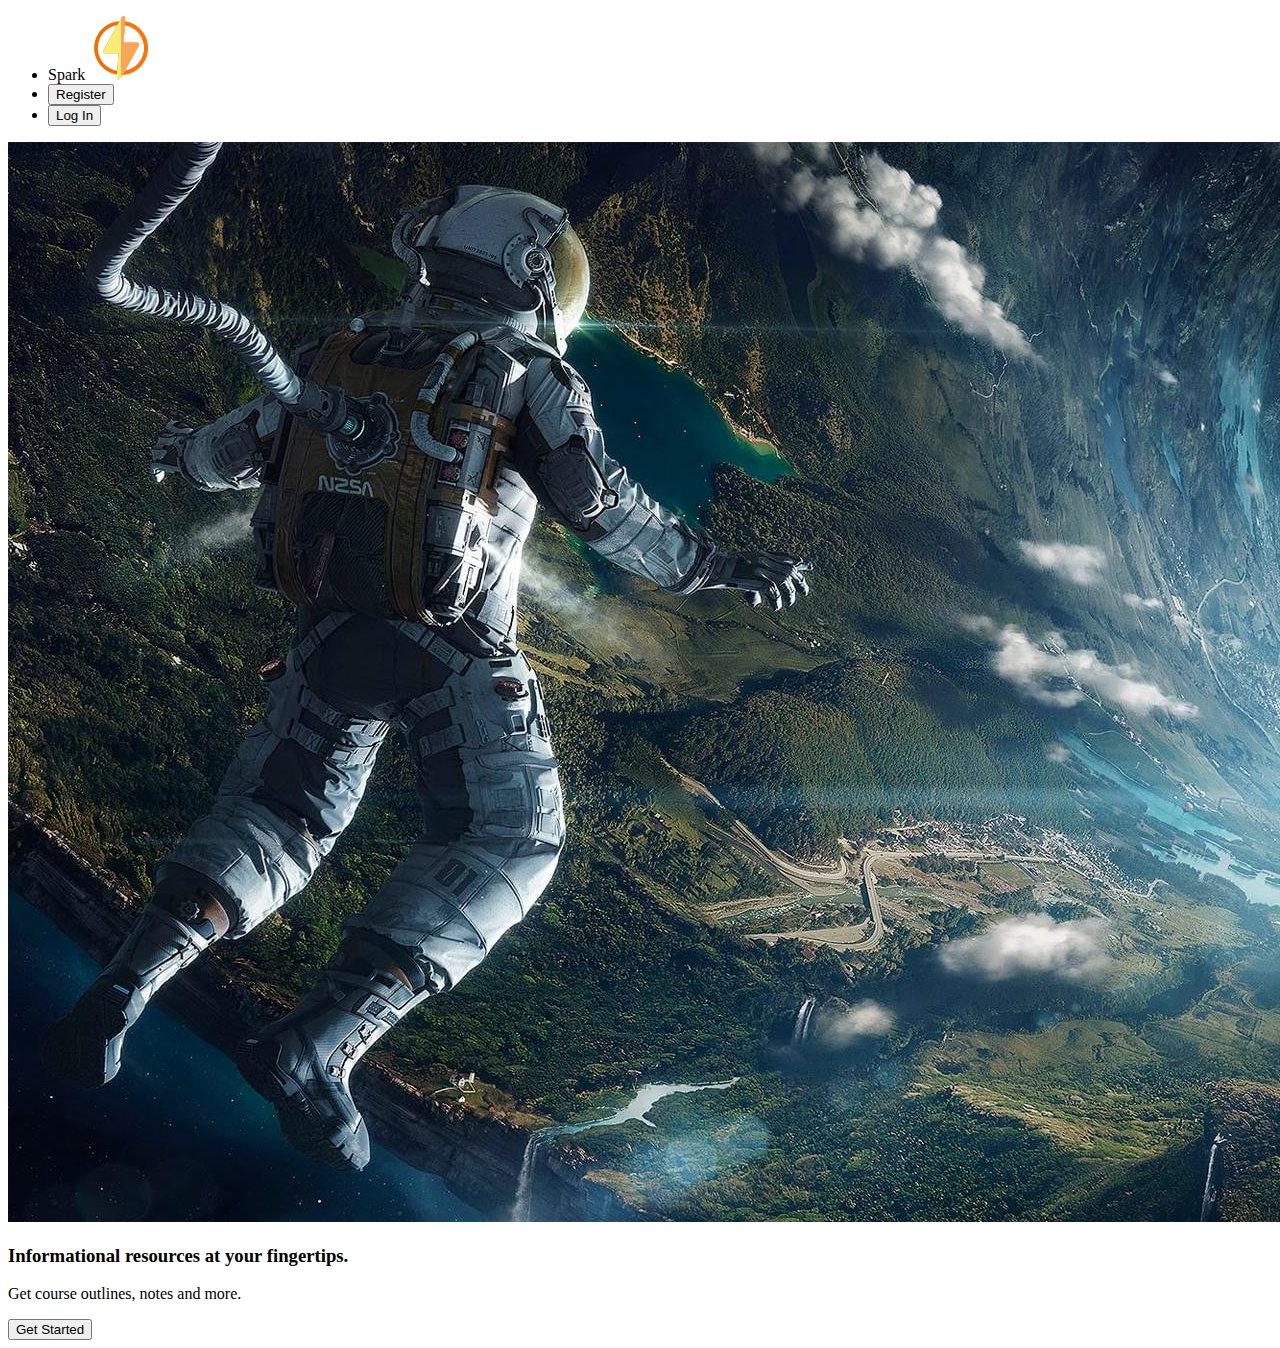
<file: index.html>
<!DOCTYPE html>
<html lang="en">
<head>
    <meta charset="UTF-8">
    <meta name="viewport" content="width=device-width, initial-scale=1.0">
    <title>Spark</title>
<link rel="stylesheet" href="spark.css">
</head>
<body>
    <div class="navigation">
        <ul id="navbar">
           <li id="p">Spark <img src="sparkimages/electricity.png" id="electricity"></li>
        <li><button id="register">Register</button></li>
        <li><button id="login">Log In</button></li>
        </ul>

    </div>
    <div class="header-section">
        <img src="sparkimages/wallpaperflare.com_wallpaper - Copy.jpg" alt="">
        <h3>Informational resources at your
            <span> fingertips.</span></h3>
        <p>Get course outlines, notes <span class="more"> and more.</span></p>
        <button id="get-started" onclick="window.location.href='semesterSelection.html'">Get Started</button>
    </div>
   

<script src="spark.js"></script>
</body>
</html>
</file>
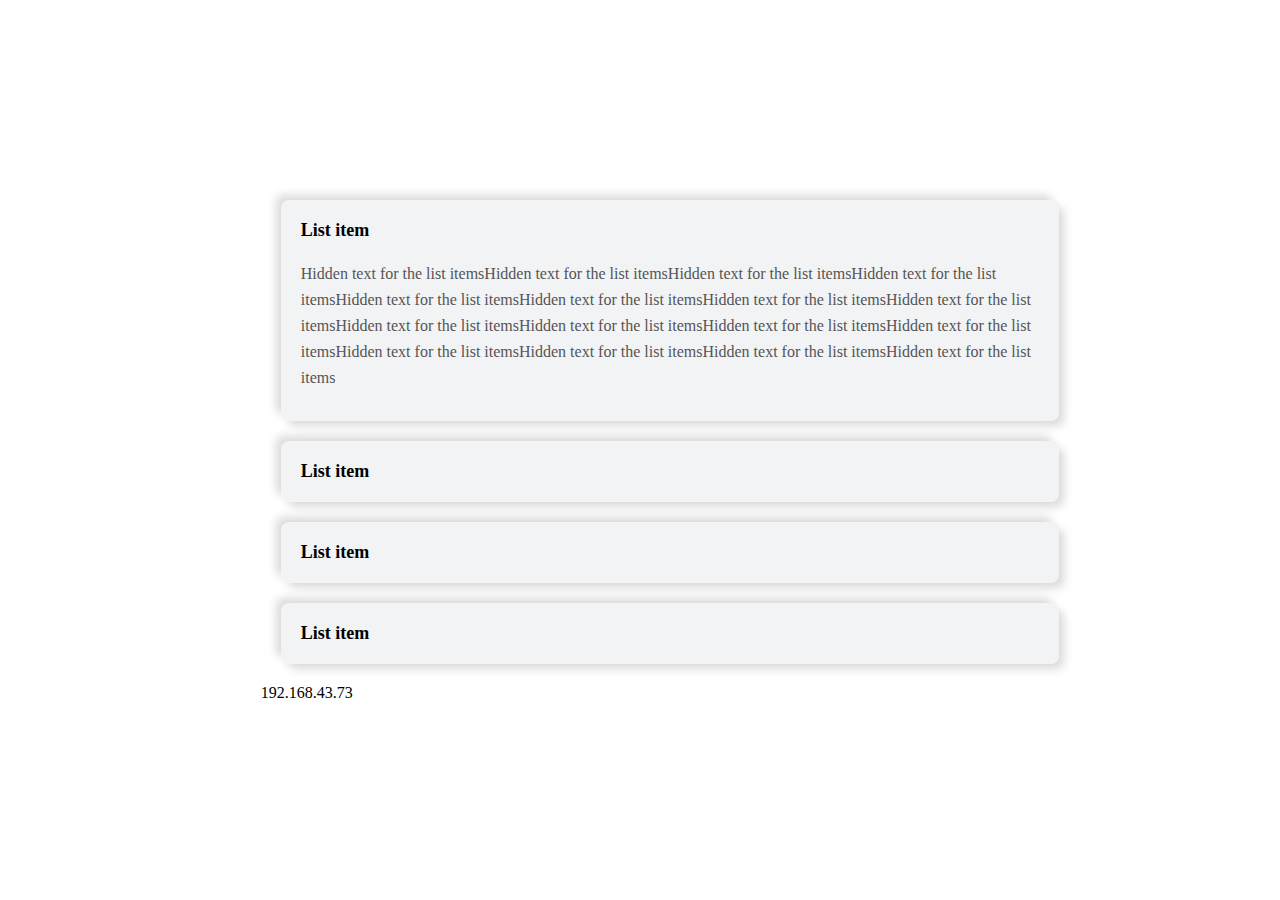
<file: accordionlist.html>
<!DOCTYPE html>
<html lang="en">
<head>
    <meta charset="UTF-8">
    <meta name="viewport" content="width=device-width, initial-scale=1.0">
    <title>Accordion listing</title>
    <link rel="stylesheet" href="accordion.css">
</head>
<body>
    <ul class="accordion-list">
<li class="accordion-items">
    <input type="radio" name="accordion" id="first" checked>
    <label for="first">List item</label>
       
        <div class="accordion-content">
            <p1>
                Hidden text for the list itemsHidden text for the list itemsHidden text for the list itemsHidden text for the list itemsHidden text for the list itemsHidden text for the list itemsHidden text for the list itemsHidden text for the list itemsHidden text for the list itemsHidden text for the list itemsHidden text for the list itemsHidden text for the list itemsHidden text for the list itemsHidden text for the list itemsHidden text for the list itemsHidden text for the list items
            </p1>
    
    
</li>
<li class="accordion-items">
    <input type="radio" name="accordion" id="second">
    <label for="second">List item</label>
   
        <div class="accordion-content">
            <p1>
                                Hidden text for the list items                Hidden text for the list items                Hidden text for the list items                Hidden text for the list items                Hidden text for the list items                Hidden text for the list items                Hidden text for the list items                Hidden text for the list items                Hidden text for the list items                Hidden text for the list items                Hidden text for the list items                Hidden text for the list items                Hidden text for the list items                Hidden text for the list items                Hidden text for the list items                Hidden text for the list items
            </p1>
        

</li>
<li class="accordion-items">
    <input type="radio" name="accordion" id="third">
    <label for="third">List item</label>
           <div class="accordion-content">
            <p1>
                                Hidden text for the list items                Hidden text for the list items                Hidden text for the list items                Hidden text for the list items                Hidden text for the list items                Hidden text for the list items                Hidden text for the list items                Hidden text for the list items                Hidden text for the list items                Hidden text for the list items                Hidden text for the list items                Hidden text for the list items                Hidden text for the list items                Hidden text for the list items                Hidden text for the list items                Hidden text for the list items
            </p1>
        </div>
    
<li class="accordion-items">
    <input type="radio" name="accordion" id="fourth">
    <label for="fourth">List item</label>
           <div class="accordion-content">
            <p1>
                                Hidden text for the list items                Hidden text for the list items                Hidden text for the list items                Hidden text for the list items                Hidden text for the list items                Hidden text for the list items                Hidden text for the list items                Hidden text for the list items                Hidden text for the list items                Hidden text for the list items                Hidden text for the list items                Hidden text for the list items                Hidden text for the list items                Hidden text for the list items                Hidden text for the list items                Hidden text for the list items
            </p1>
        </div>     
</li>
192.168.43.73
    </ul>

</body>
</html>
</file>
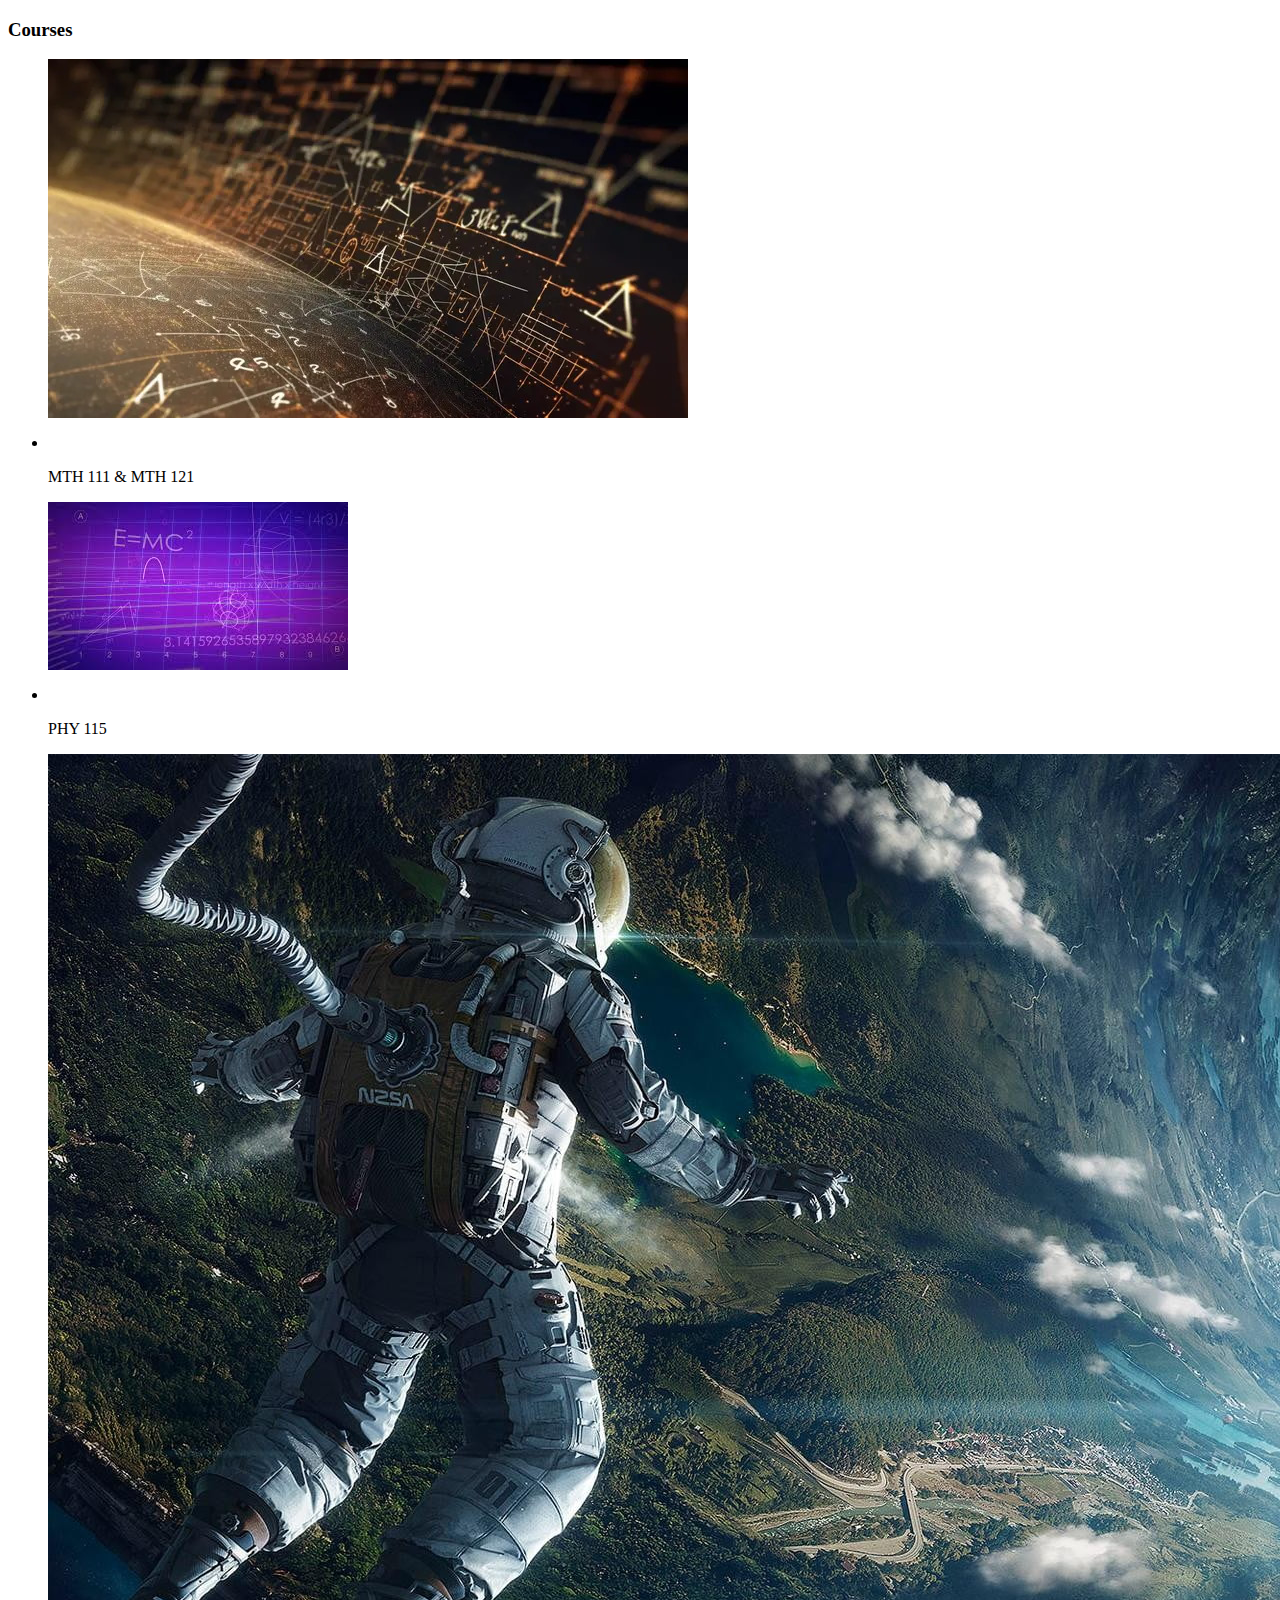
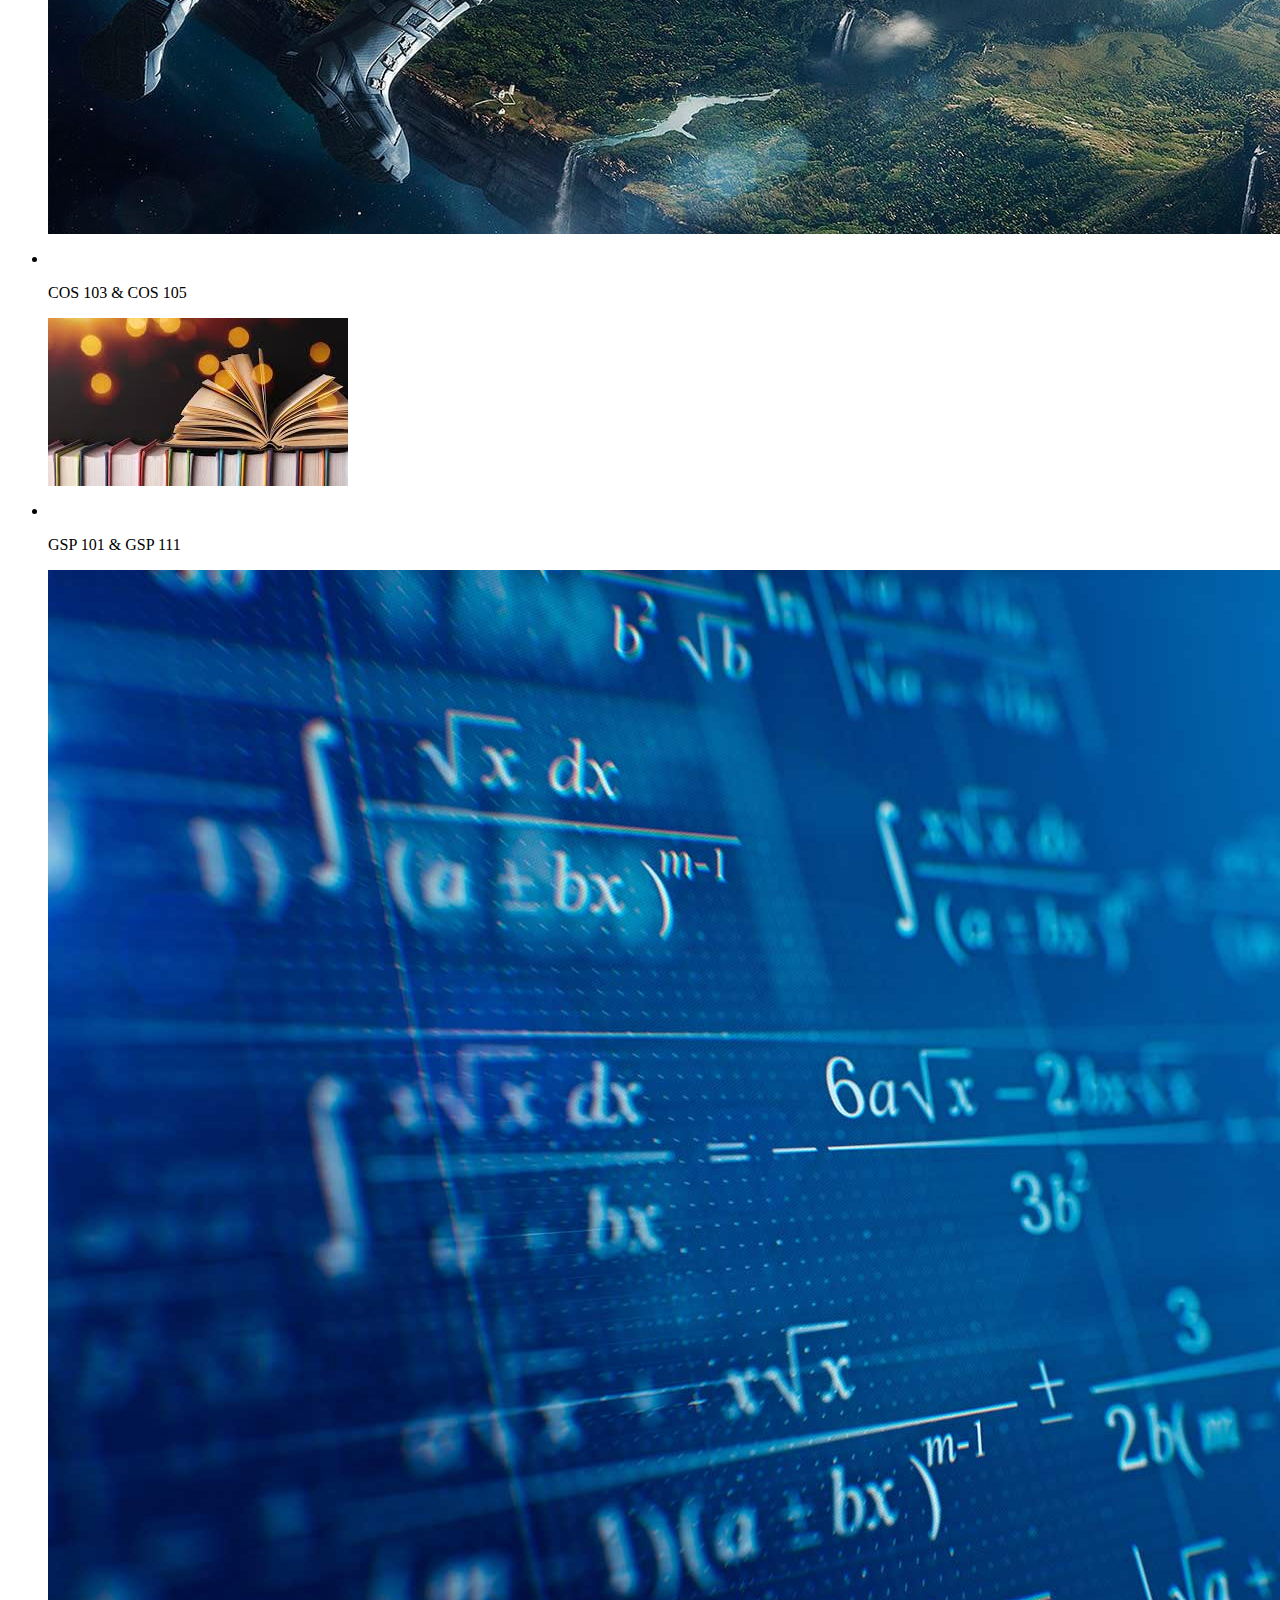
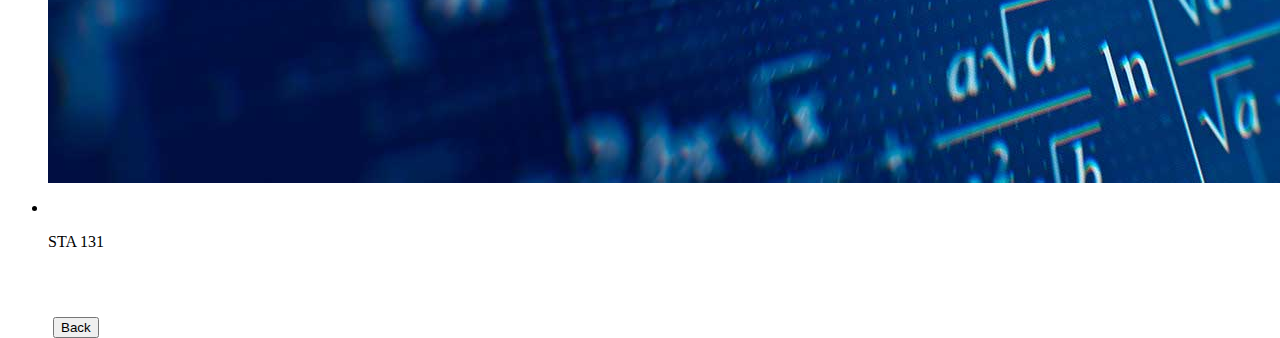
<file: firstsemesterpage.html>
<!DOCTYPE html>
<html lang="en">
<head>
    <meta charset="UTF-8">
    <meta name="viewport" content="width=device-width, initial-scale=1.0">
    <title>First semester</title>
    <link rel="stylesheet" href="firstsem.css">
</head>
<body>
    <h3>Courses</h3>
    <div class="coursebox">
        <ul class="list">
            <li onclick="window.location.href='checkoutMATH.html'">
                <img src="sparkimages/maths1.jpg" alt="">
                    <p>MTH 111 & MTH 121</p>
                </img>
            </li>
            <li onclick="window.location.href='checkoutPHY.html'">
                <img src="sparkimages/physics.jpg" alt="">
                    <p id="phy">PHY 115</p>
                </img>
            </li>
            <li onclick="window.location.href='COS.html'">
                <img src="sparkimages/wallpaperflare.com_wallpaper - Copy.jpg" alt="">
                    <p>COS 103 & COS 105</p>
                </img>
            </li>
            <li onclick="window.location.href='checkoutGSP.html'">
                <img src="sparkimages/gsp.jpg" alt="">
                    <p>GSP 101 & GSP 111</p>
                </img>
            </li>
            <li onclick="window.location.href='checkoutSTA.html'">
                <img src="sparkimages/maths2.jpg" alt="">
                    <p id="sta">STA 131</p>
                </img>
            </li>
        </ul>
         <button id="button" onclick="window.location.href='firstsemesterpage.html'">Back</button>

    </div>
   </body>
</html>
</file>
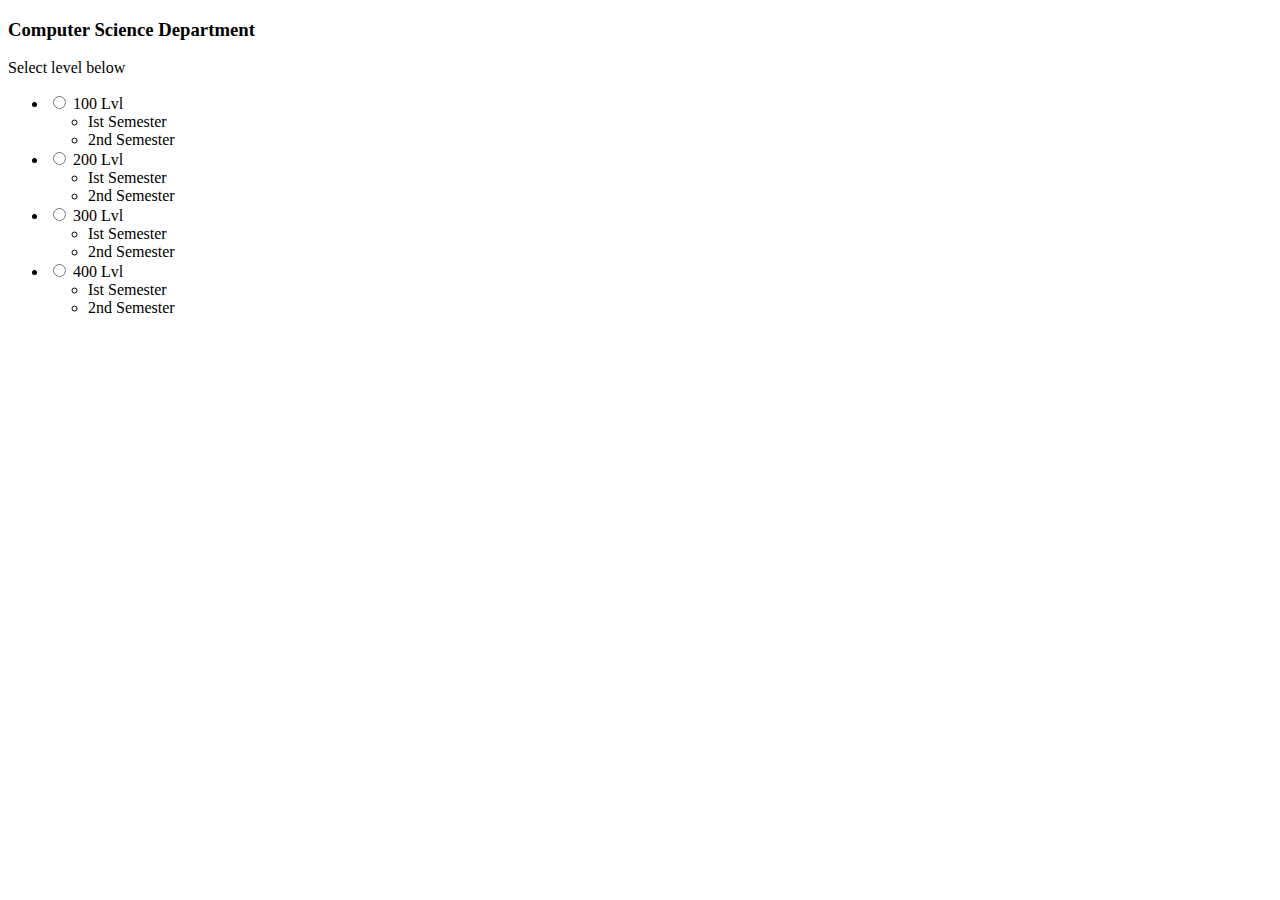
<file: semesterSelection.html>
<!DOCTYPE html>
<html lang="en">
<head>
    <meta charset="UTF-8">
    <meta name="viewport" content="width=device-width, initial-scale=1.0">
    <title>Select level</title>
    <link rel="stylesheet" href="selection1.css">
</head>
<body>
   <h3>Computer Science Department</h3>
    <p1>Select level below</p1>

<div class="levelsel">
     <ul class="level-list">
<li class="level">
    <input type="radio" name="level" id="first">
    <label for="first">100 Lvl</label>
       
        <div class="level-content">
         <ul class="semestersel">
            <li onclick="open()">Ist Semester</li>
            <li onclick="open()">2nd Semester</li>
         </ul>   
        </div>
    
</li>
<li class="level">
    <input type="radio" name="level" id="second">
    <label for="second">200 Lvl</label>
   
        <div class="level-content">
            <ul class="semestersel">
            <li>Ist Semester</li>
            <li>2nd Semester</li>
         </ul> 
        </div>

</li>
<li class="level">
    <input type="radio" name="level" id="third">
    <label for="third">300 Lvl</label>
           <div class="level-content">
            <ul class="semestersel">
            <li>Ist Semester</li>
            <li>2nd Semester</li>
         </ul> 
        </div>
 </li>

 <li class="level">
    <input type="radio" name="level" id="fourth">
    <label for="fourth">400 Lvl</label>
           <div class="level-content">
            <ul class="semestersel">
            <li>Ist Semester</li>
            <li>2nd Semester</li>
         </ul> 
        </div>
</li>

    </ul>
</div>
<script>
    function open(){
        window.location.href="firstsemesterpage.html"
    }
</script>
</body>
</html>
</file>
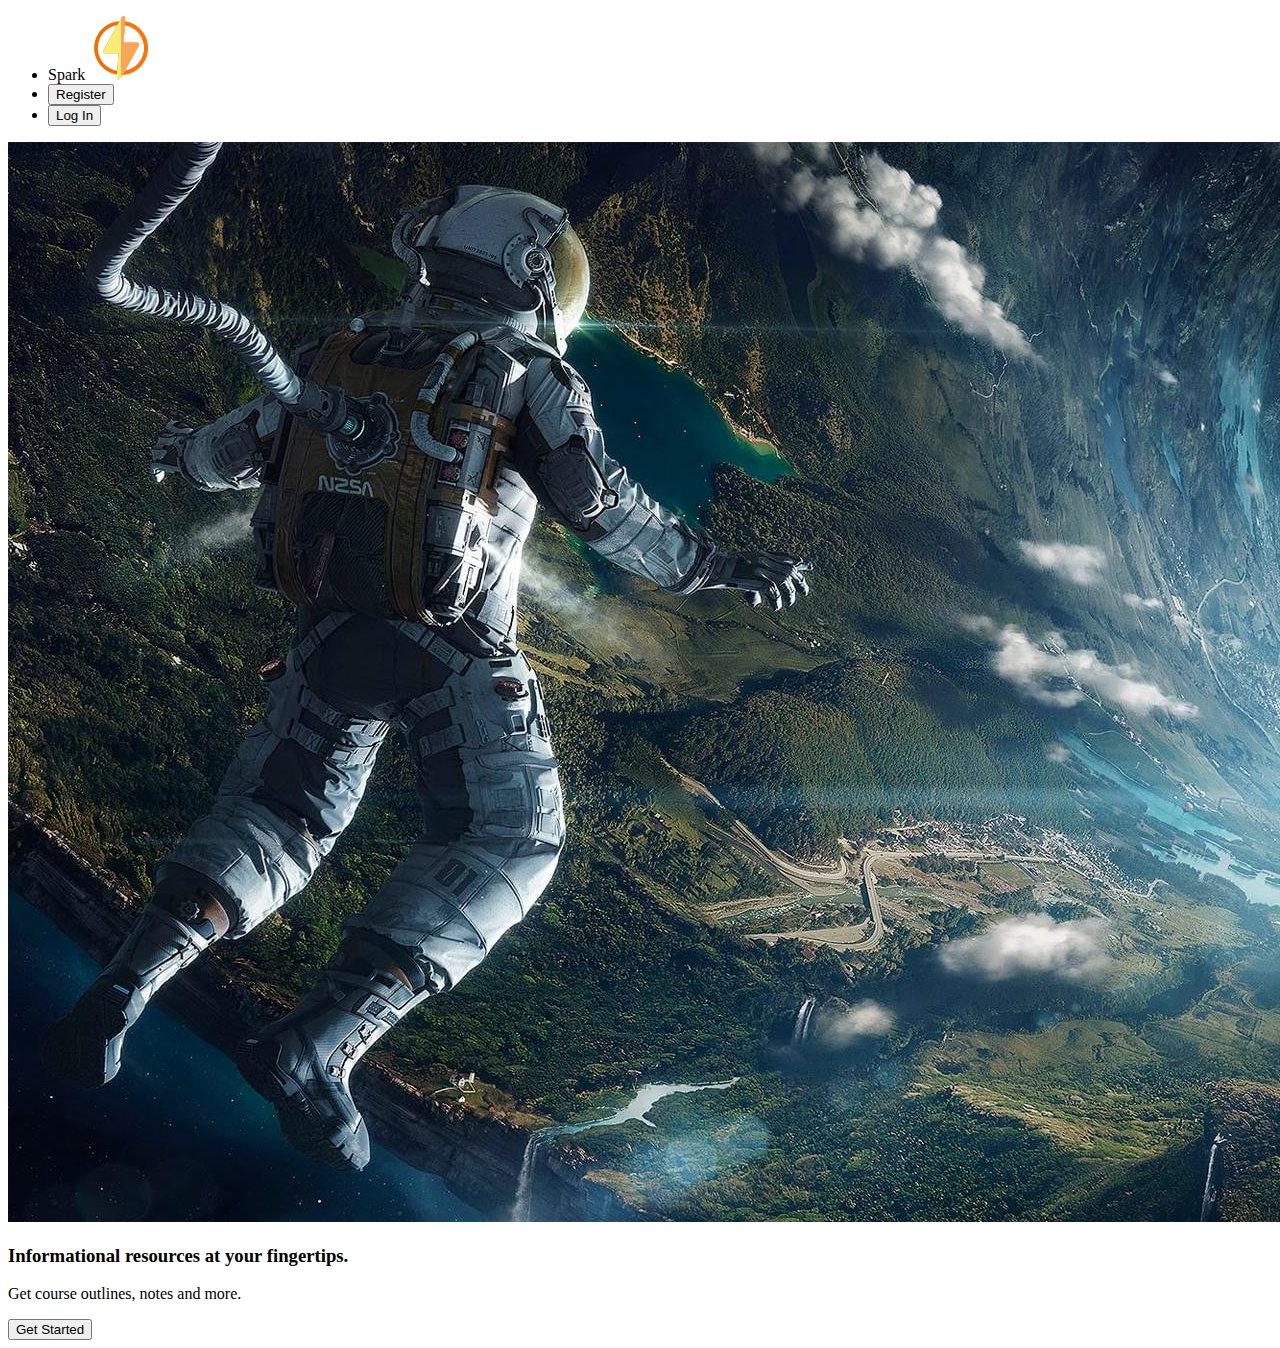
<file: spark.html>
<!DOCTYPE html>
<html lang="en">
<head>
    <meta charset="UTF-8">
    <meta name="viewport" content="width=device-width, initial-scale=1.0">
    <title>Spark</title>
<link rel="stylesheet" href="spark.css">
</head>
<body>
    <div class="navigation">
        <ul id="navbar">
           <li id="p">Spark <img src="sparkimages/electricity.png" id="electricity"></li>
        <li><button id="register">Register</button></li>
        <li><button id="login">Log In</button></li>
        </ul>

    </div>
    <div class="header-section">
        <img src="sparkimages/wallpaperflare.com_wallpaper - Copy.jpg" alt="">
        <h3>Informational resources at your
            <span> fingertips.</span></h3>
        <p>Get course outlines, notes <span class="more"> and more.</span></p>
        <button id="get-started">Get Started</button>
    </div>
   

<script src="spark.js"></script>
</body>
</html>
</file>
<file: spark.css>
@media (max-width:414px){
html, body{
  overflow: hidden;
  width: 100%;
  height: 100%;
  padding: 0;
  margin: 0;

}
  
 .header-section img{
    object-fit: cover;
background-blend-mode: darken;
height: 370px;
transform: translate(-170px);
    
  }
  h3{
    display: flex;
    font-family: sans seriff;
    width: 500px;
    transform: translate(20px, -240px);
    color: white;
    font-size: 26px;
    font-family:'Segoe UI', Tahoma, Geneva, Verdana, sans-serif;
    font-weight: 400;
  }
  span{
    transform: translate(130px, 50px);
    display: flex;
    position: absolute;
  }
#navbar{
    display: flex;
    position: fixed;
    z-index: 1;
    background-color: white;
    width: 100%;
    margin: 0;
}
#navbar p{
    font-size: 20px;
    font-family: 'Segoe UI', Tahoma, Geneva, Verdana, sans-serif;
    color: #1b1b91;

}
#navbar li{
    display: block;
    margin-right: 10px;
}
#p{
transform: translate(-20px, -16px);
font-size: 30px;
}
#electricity{
    transform: translate(-20px, 20px) scale(0.6)
}

.navigation button{
    width: 100px;
    height: 40px;
    transform: translate(0px, 20px);
    border: 1px solid #000054;
    background-color: white;
    font-family:'Segoe UI', Tahoma, Geneva, Verdana, sans-serif;
    font-size: 20px;
    font-weight: 500;
     border-radius: 5px;
}
#register{
    background:linear-gradient(to right,#000068, #1b1b91);
    color: white;
    border: none;
   

}
#login{
    color:#000068;
    border: 2px solid #000068;

}
.header-section p{
    font-size: 30px;
    transform: translate(40px);
    font-family: 'Segoe UI', Tahoma, Geneva, Verdana, sans-serif;
    font-weight: 400;
    color: #000054;
}
.more{
transform: translate(100px, 20px);
}

#get-started{
    width: 150px;
    height: 50px;
    padding: 5px;
    font-size: 20px;
    font-family: 'Segoe UI', Tahoma, Geneva, Verdana, sans-serif;
    transform: translate(135px, 100px);
    border: none;
    background:linear-gradient( #000054 0%,  #1b1b91 100%);
    color: white;
    display: flex;
    justify-content: center;
    align-items: center;
    border-radius: 5px;
    box-shadow: 1px 2px 10px;

}
}

@media (max-width:375px){
  .navigation button{
     transform: translate(-10px, 20px) scale(0.9)
  }

  #navbar li{
    margin-right: 0px;
  }
  h3{
     transform: translate(10px, -240px) scale(0.97);
  }
  .header-section p{
    transform: translate(17px);
  }

.more{
transform: translate(100px, 0px);
}

#get-started{
        transform: translate(110px, 60px);
}

}

@media (max-width:360px) {
     .navigation button{
     transform: translate(-10px, 20px) scale(0.9);
     width: 90px
  }

  #navbar li{
    margin-right: 0px;
  }
  h3{
     transform: translate(0px, -240px) scale(0.97);
  }
  .header-section p{
    transform: translate(10px) scale(0.9);
  }

.more{
transform: translate(100px, 0px);
}

#get-started{
        transform: translate(110px, 60px);
}
}
</file>
<file: accordion.css>
.accordion-list{
    list-style: none;
    padding: 0;
    width: 60%;
    margin: 0 auto;
}

.accordion-list{
    margin-top: 200px;
   justify-content: center;
}
.accordion-list li{
    list-style: none;
    width: 100%;
    margin: 20px;
    padding: 10px;
    border-radius: 8px;
    background: #f2f3f5;
    box-shadow:  6px 6px 10px -1px rgba(0, 0, 0, 0.15),  -6px -6px 10px -1px rgba(0, 0, 0, 0.15) ;
}

.accordion-list li label{
    display: flex;
    align-items: center;
    padding: 10px;
    font-size: 18px;
    font-weight: 600;
    cursor: pointer;
}

.accordion-content label::before{
    content: '+';
    margin-right: 10px;
    font-size: 24px;
    font-weight: 600;
}
input[type="radio"]{
    display: none;
}
.accordion-content{
    color: #555;
    padding: 0 10px ;
    line-height: 26px;
    max-height: 0;
    overflow: hidden;
    transition:max-height 0.6s ease;
}

.accordion-list input[type="radio"]:checked + label + .accordion-content{
    max-height: 400px;
    padding: 10px 10px 20px;
}
</file>
<file: firstsem.css>
@media (max-width:414px) {
html, body{
    overflow: hidden;
    margin: 0;
    padding: 0;
    width: 100%;
    height: 100%;
}
h3{
    color:#1c1084;
    font-family: 'Segoe UI', Tahoma, Geneva, Verdana, sans-serif;
    font-size: 30px;
    display: flex;
    justify-content: center;
    border-bottom: 2px solid #1c1084;
    
}
.list{
    position: relative;

}

.list li{
    display: block;

}
.list li img{
    width: 390px;
    height: 100px;
    object-fit: cover;
    transform: translate(-25px);
    border-radius: 20px;
filter: brightness(50%);
margin-bottom: 10px;
}
.list p{
    position: absolute;
    color: white;
    z-index: 1;
    transform: translate(80px, -100px);
    display: flex;
    justify-content: center;
    font-family: 'Segoe UI', Tahoma, Geneva, Verdana, sans-serif;
    font-size: 19px;
}
#phy, #sta{
    transform: translate(130px, -100px);
}

#button{
    width:300px;
    height: 50px;
    border: 2px solid #1c1084;
    color:white;
    border-radius: 10px;
    display: flex;
    justify-content: center;
    z-index: 1;
    align-items: center;
    color: #1c1084;
    background-color: white;
    font-weight: 300;
    font-family: 'Segoe UI', Tahoma, Geneva, Verdana, sans-serif;
    font-size: 20px;
    transform: translate(60px, -10px);
}
}

@media (max-width:375px) {
.list li img{
    width: 350px;
    height: 80px;
    margin-bottom: 17px;
}
#phy, #sta{
    transform: translate(110px, -90px);

}
#button{
    transform: translate(45px, -10px)
}
.list p{
    transform: translate(80px, -90px);
}
}
    @media(min-height:812px){
        #button{
                transform: translate(45px, 50px)
        }
        .list li img{
            margin-bottom: 30px;
        }
    }
    @media (max-width:360px){
        .list li img{
            transform: translate(-35px);
            margin-bottom: 30px;
            height: 80px
        }

         #button{
                transform: translate(35px, 50px)
        }
        .list p{
           transform: translate(60px, -105px);  
        }
        #phy, #sta{
    transform: translate(105px, -100px);
}
    }
</file>
<file: selection1.css>
@media (max-width:414px) {
html, body{
    overflow: hidden;
    margin: 0;
    padding: 0;
    width: 100%;
    height: 100%;
}
    
h3{
    color: #000054;
    font-size: 30px;
}

p1{
    display: flex;
    margin-left: 10px;
    font-size: 20px;
    font-family: 'Segoe UI', Tahoma, Geneva, Verdana, sans-serif;
    border-left: 3px solid #000054;
    padding-left: 5px;
}
.levelsel{
    transform: translate(-25px, -100px);
}

.level-list{
    list-style: none;
    padding: 0;
    width: 80%;
    margin: 0 auto;
}

.level-list{
    margin-top: 200px;
   justify-content: center;
}
.level-list li{
    list-style: none;
    width: 100%;
    margin: 20px;
    padding: 10px;
    border-radius: 8px;
    background: #1c1084;
    box-shadow:  6px 6px 10px -1px rgba(0, 0, 0, 0.15),  -6px -6px 10px -1px rgba(0, 0, 0, 0.15) ;
color: white;
}

.level-list li label{
    display: flex;
    align-items: center;
    padding: 10px;
    font-size: 18px;
    font-weight: 600;
    cursor: pointer;
}

.level-content label::before{
    content: '+';
    margin-right: 10px;
    font-size: 24px;
    font-weight: 600;
}
input[type="radio"]{
    display: none;
}
.level-content{
    color: #000054;
    padding: 0 10px ;
    line-height: 26px;
    max-height: 0;
    overflow: hidden;
    transition:max-height 0.6s ease;
}

.level-list input[type="radio"]:checked + label + .level-content{
    max-height: 400px;
    padding: 10px 10px 20px;
}
.semestersel{
    transform: translate(-70px);
}
}

@media (max-width:375px) {
    h3{
        font-size: 20px;
    }
}
</file>
